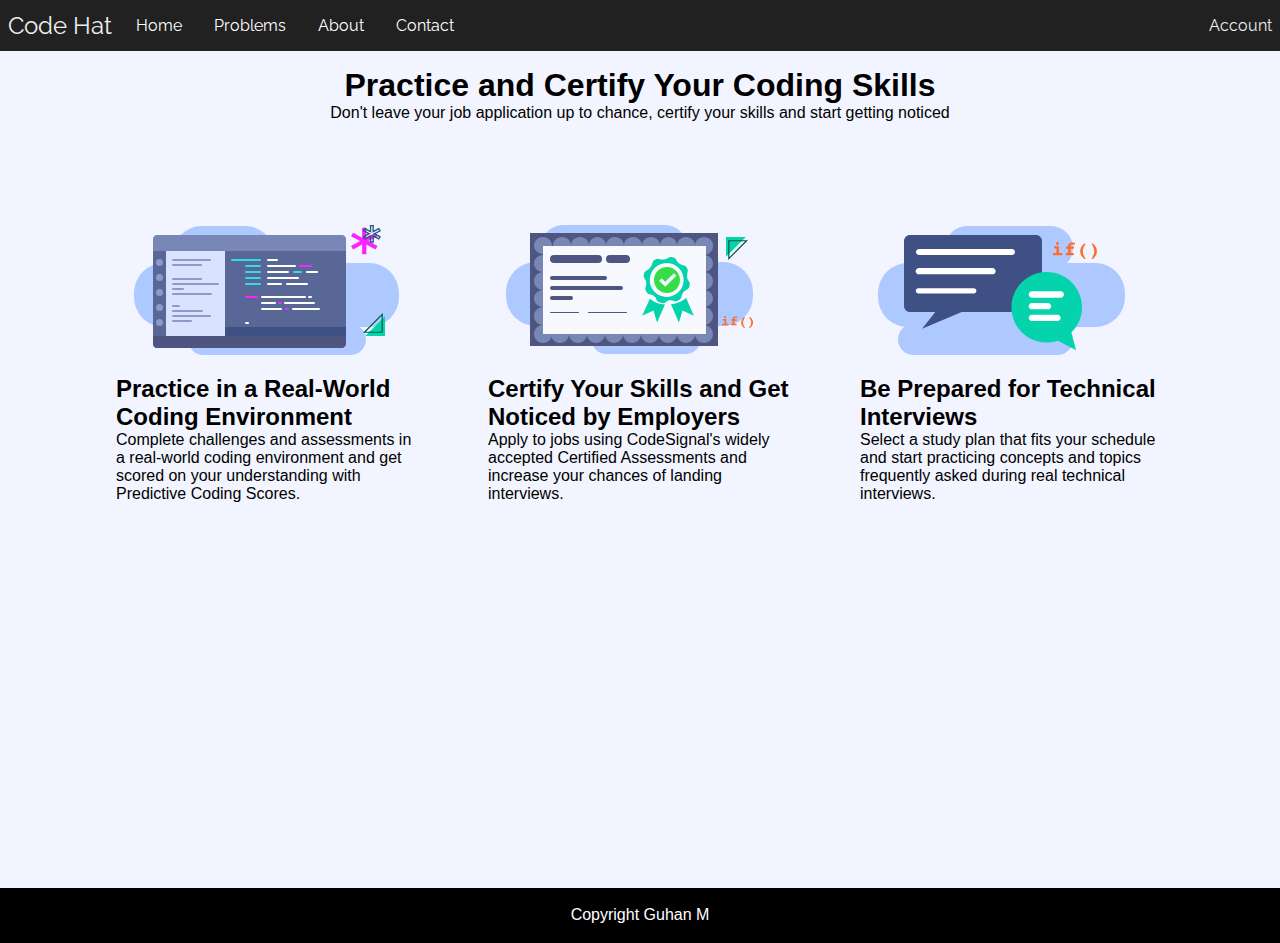
<file: index.html>
<!DOCTYPE html>
<html>
  <head>
    <!-- <link rel="stylesheet" href="background_styles.css" /> -->
    <link rel="stylesheet" href="./homestyle.css" />
    <script src="./script.js" defer></script>
    <title>Code Hat</title>
  </head>
  <body>
    <header>
      <nav class="navbar">
        <div class="brand-title">Code Hat</div>
        <a href="#" class="toggle-button">
          <span class="bar"></span>
          <span class="bar"></span>
          <span class="bar"></span>
        </a>
        <div class="navbar-links">
          <ul>
            <li><a href="/">Home</a></li>
            <li><a href="./problems.html">Problems</a></li>
            <li><a href="#">About</a></li>
            <li><a href="#">Contact</a></li>
          </ul>
        </div>
        <div class="nav-right">Account</div>
      </nav>
    </header>

    <div class="full-container main-content">
      <div class="text-center">
        <h1>Practice and Certify Your Coding Skills</h2>
        <p>Don't leave your job application up to chance, certify your skills and start getting noticed</p>
      </div>
      <section class="features">
        <div class="image-box-wrapper">
          <figure>
            <img src="./images/Group-152.1.svg" alt="Coder Ide">
          </figure>
          <div class="box-content">
            <h2>Practice in a Real-World Coding Environment</h2>
            <p>Complete challenges and assessments in a real-world coding environment and get scored on your understanding with Predictive Coding Scores.</p>
          </div>
        </div>
        <div class="image-box-wrapper">
          <figure>
            <img src="./images/Group-153.1.svg" alt="Coder Ide">
          </figure>
          <div class="box-content">
            <h2>Certify Your Skills and Get Noticed by Employers</h2>
            <p>Apply to jobs using CodeSignal's widely accepted Certified Assessments and increase your chances of landing interviews.</p>
          </div>
        </div>
        <div class="image-box-wrapper">
          <figure>
            <img src="./images/Group-151.1.svg" alt="Coder Ide">
          </figure>
          <div class="box-content">
            <h2>Be Prepared for Technical Interviews</h2>
            <p>Select a study plan that fits your schedule and start practicing concepts and topics frequently asked during real technical interviews.</p>
          </div>
        </div>
      </section>
      <!-- <section>
        <h3>The most advanced assessment platform for developers by developers</h3>
        <p>Simulate an immersive real-life work environment with features that help you get noticed</p>
      </section> -->
    </div>
    <footer style="background-color: black; color: white; padding: 1.15rem; text-align: center;">Copyright Guhan M</footer>
  </body>
</html>
</file>
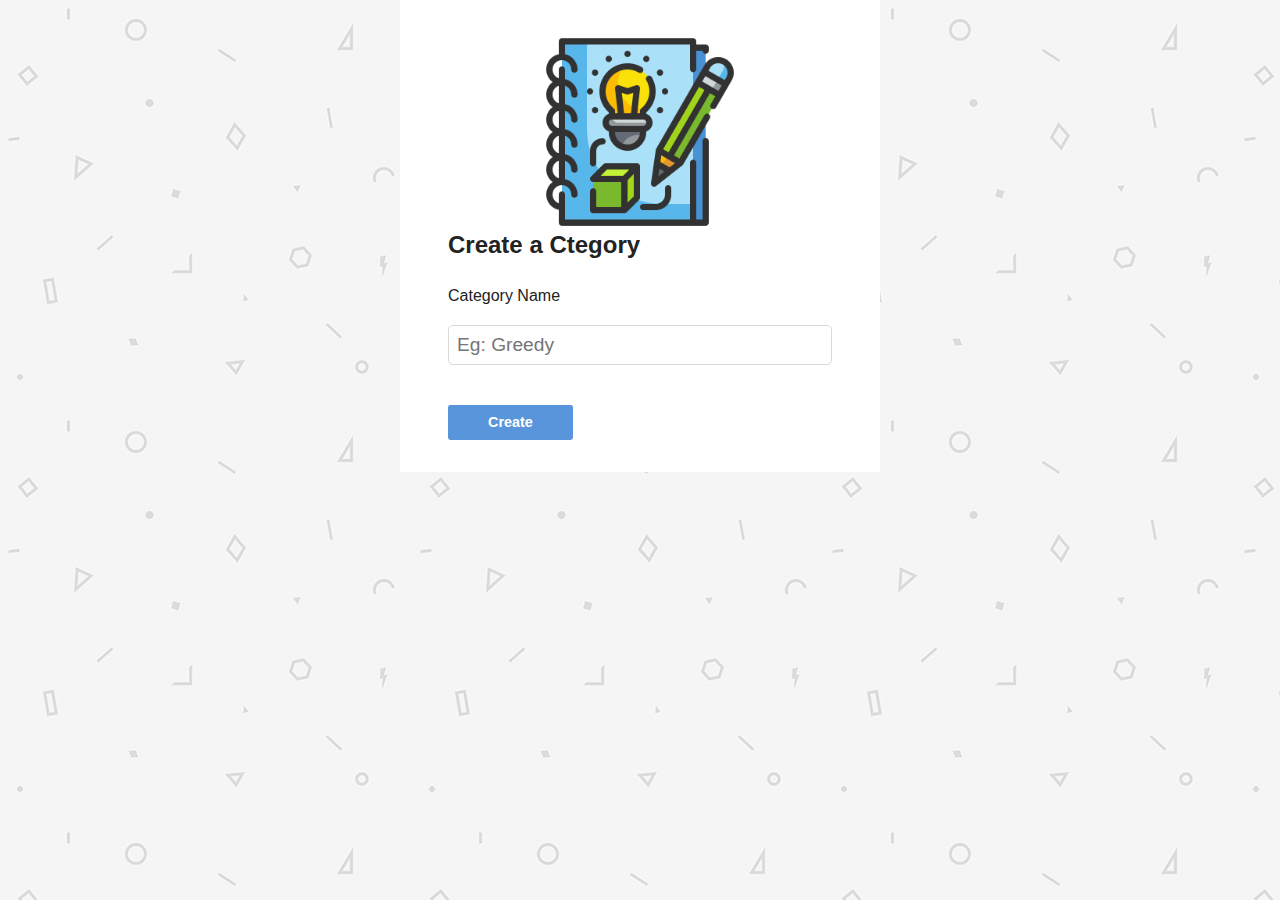
<file: create_category.html>
<!DOCTYPE html>
<html>
<head>
	<meta charset="utf-8">
	<meta name="viewport" content="width=device-width, initial-scale=1">
	<title>Create Category - CodeHat</title>
	<!-- <link rel="stylesheet" type="text/css" href="./normalize.css"> -->
  <!-- <link rel="stylesheet" type="text/css" href="./reset.css"> -->
  <link rel="stylesheet" type="text/css" href="./style.css">
</head>
<body>
	<div class="container">
    <div class="form-box">
      <img src="./images/sketchbook.png" style="box-sizing: border-box; display: block; height: 200px; width: 200px; margin: 0 auto;" alt="Sketch Book">
      <h2>Create a Ctegory</h2>
      <br>
      <form action="" method="post">
        <div class="field">
          <label for="category">Category Name</label>
          <input class="input" type="text" id="category" placeholder="Eg: Greedy" class="input-control">
        </div>
        <button type="submit" class="button">Create</button>
      </form>
    </div>
	</div>
</body>
</html>
</file>
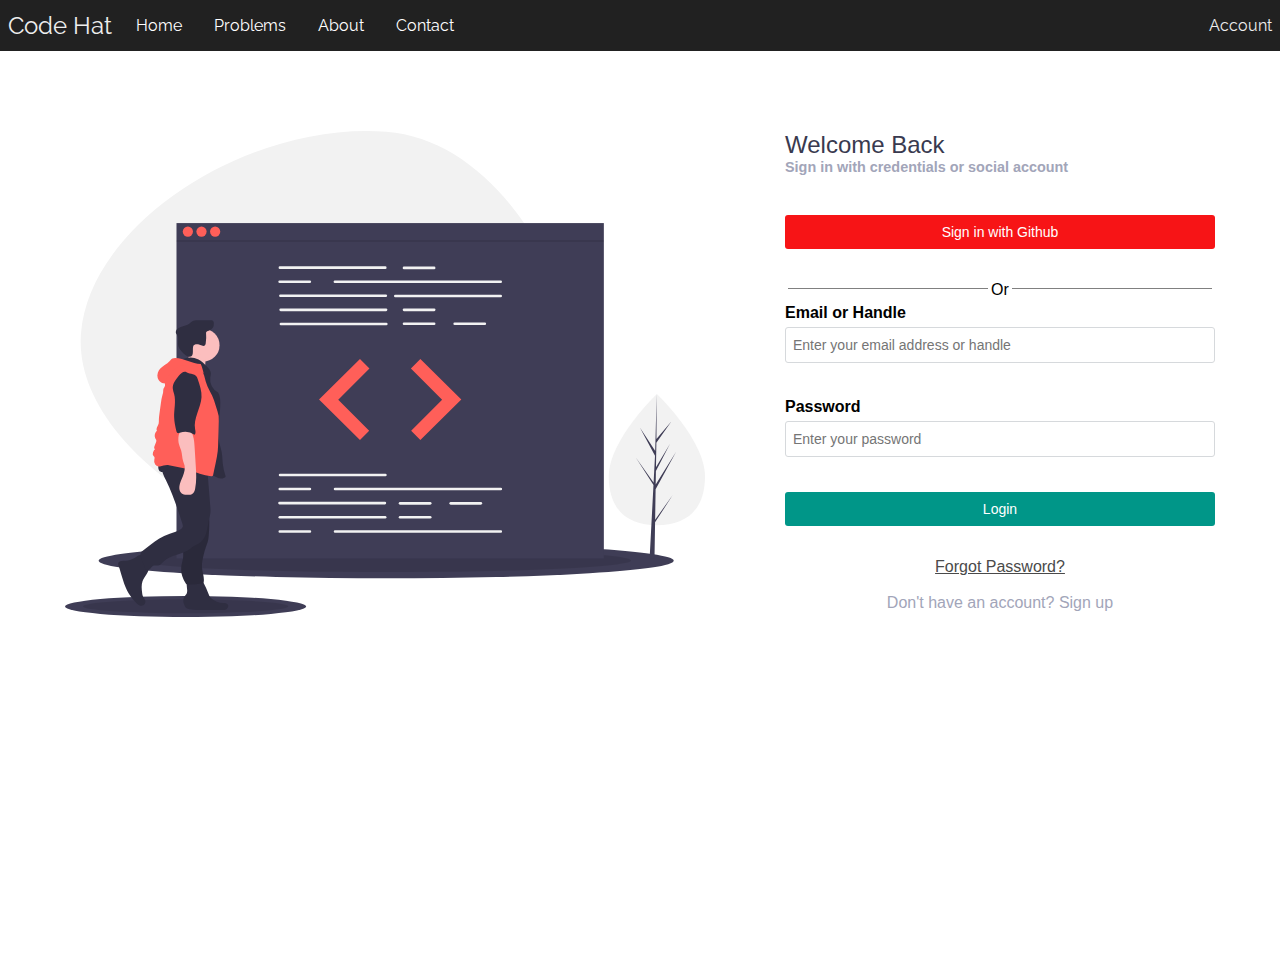
<file: login.html>
<!DOCTYPE html>
<html lang="en">
  <head>
    <meta charset="UTF-8" />
    <meta http-equiv="X-UA-Compatible" content="IE=edge" />
    <meta name="viewport" content="width=device-width, initial-scale=1.0" />
    <link rel="stylesheet" href="./homestyle.css" />
    <script src="./script.js" defer></script>
    <title>Code Hat</title>
  </head>
  <body>
    <header>
      <nav class="navbar">
        <div class="brand-title">Code Hat</div>
        <a href="#" class="toggle-button">
          <span class="bar"></span>
          <span class="bar"></span>
          <span class="bar"></span>
        </a>
        <div class="navbar-links">
          <ul>
            <li><a href="/">Home</a></li>
            <li><a href="./problems.html">Problems</a></li>
            <li><a href="#">About</a></li>
            <li><a href="#">Contact</a></li>
          </ul>
        </div>
        <div class="nav-right">Account</div>
      </nav>
    </header>

    <div class="full-container">
      <div class="container">
        <div class="login-box">
          <div class="login-image-wrapper">
            <figure>
              <img src="./images/programming.svg" alt="Programming" />
            </figure>
          </div>
          <div class="login-form-box">
            <h2 class="form-title">Welcome Back</h2>
            <h3 class="form-subtitle">
              Sign in with credentials or social account
            </h3>
            <form action="" method="get">
              <div class="login-form">
                <div class="buttons">
                  <button class="ghbtn">
                    <span class="icon mr-2">
                      <i class="mdi mdi-github mdi-24px"></i>
                    </span> 
                    <span>Sign in with Github</span>
                  </button>
                </div>
                <div class="auth-middle-border">
                  <span class="bar"></span>
                  <span>Or</span>
                  <span class="bar"></span>
                </div>
                <div class="form-panel">
                  <div class="form-row">
                    <label>Email or Handle</label>
                    <div class="control">
                      <input
                        type="text"
                        placeholder="Enter your email address or handle"
                        class="input"
                      />
                    </div>
                  </div>
                  <div class="form-row">
                    <label>Password</label>
                    <div class="control">
                      <input
                        type="password"
                        placeholder="Enter your password"
                        class="input"
                      />
                    </div>
                  </div>
                </div>
              </div>
              <button type="submit">Login</button>
              <div class="account-links">
                <a href="#" class="account-text-centered forgot">Forgot Password?</a>
                <br><br>
                <div class="account-text-centered">
                  <a href="#">Don't have an account? Sign up</a>
                </div>
              </div>
            </form>
          </div>
        </div>
      </div>
    </div>
  </body>
</html>
</file>
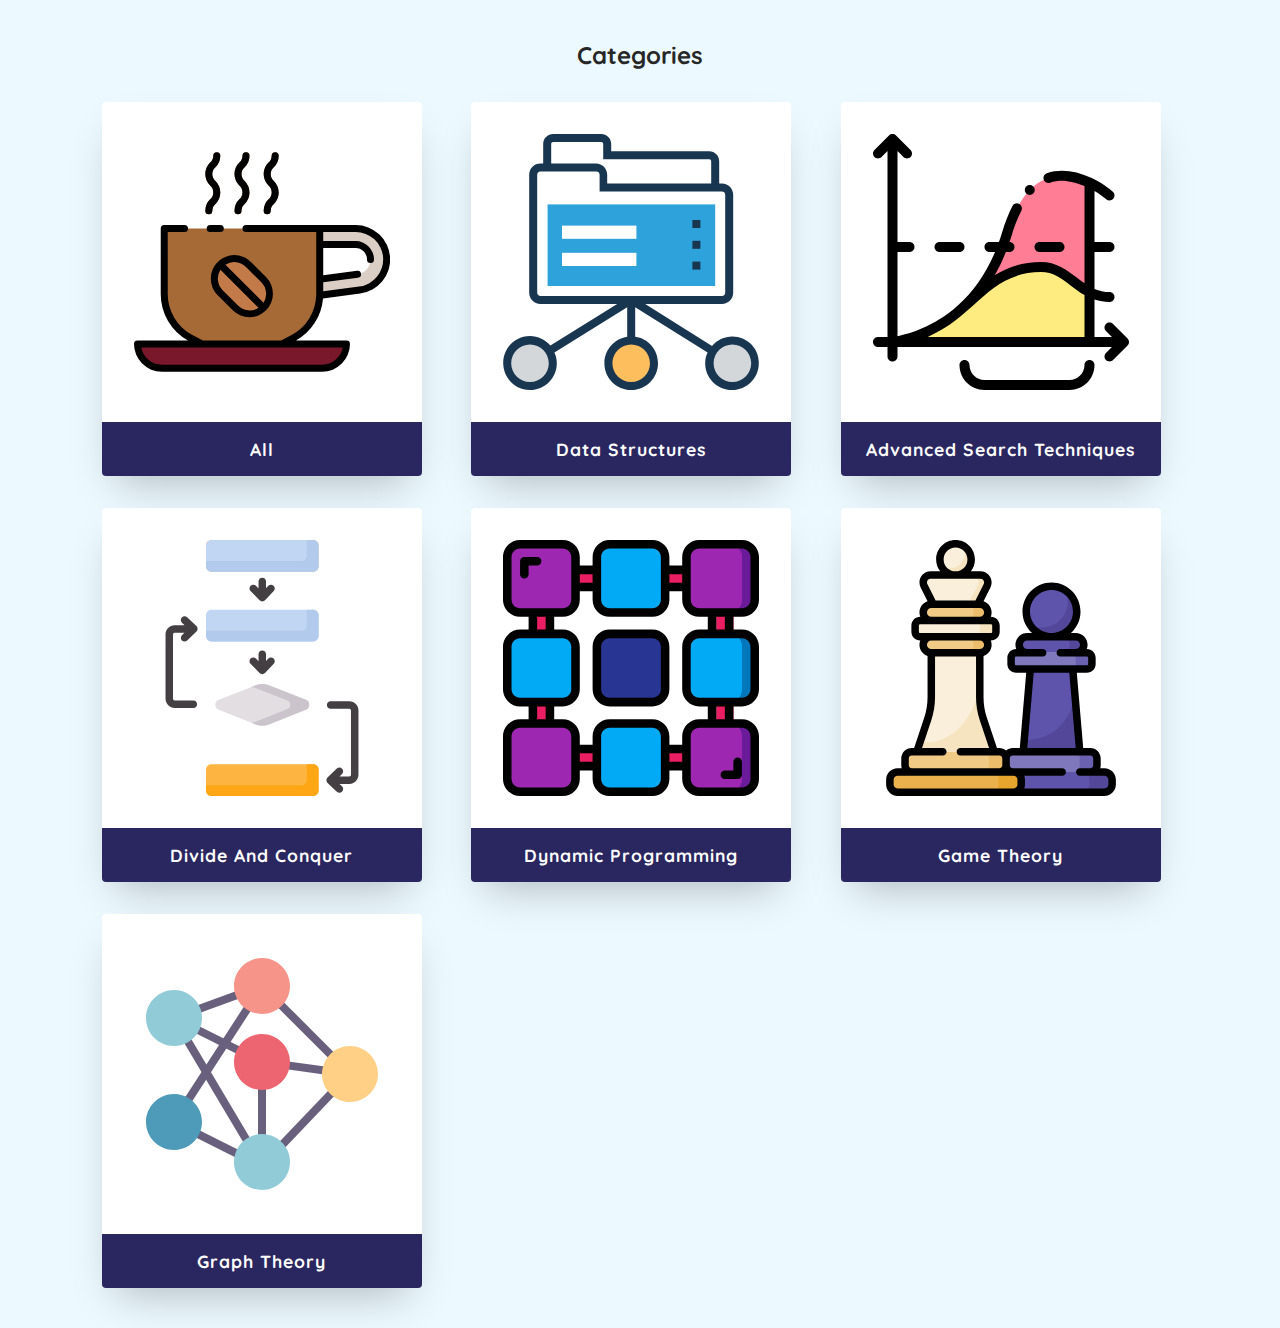
<file: problems.html>
<!DOCTYPE html>
<html lang="en">
  <head>
    <meta charset="UTF-8" />
    <meta http-equiv="X-UA-Compatible" content="IE=edge" />
    <meta name="viewport" content="width=device-width, initial-scale=1.0" />
    <title>CodeHat</title>
    <link rel="stylesheet" href="./styles.css" />
  </head>
  <body>
    <div class="container">
      <div class="main">
        <h1>Categories</h1>
        <ul class="cards">
          <li class="cards_item">
            <div class="card">
              <div class="card_image"><img src="./images/coffee.svg" /></div>
              <div class="card_content">
                <h2 class="card_title">All</h2>
              </div>
            </div>
          </li>
          <li class="cards_item">
            <div class="card">
              <div class="card_image"><img src="./images/folder.svg" /></div>
              <div class="card_content">
                <h2 class="card_title">Data Structures</h2>
              </div>
            </div>
          </li>
          <li class="cards_item">
            <div class="card">
              <div class="card_image"><img src="./images/graphs.svg" /></div>
              <div class="card_content">
                <h2 class="card_title">Advanced Search Techniques</h2>
              </div>
            </div>
          </li>
          <li class="cards_item">
            <div class="card">
              <div class="card_image"><img src="./images/algorithm.svg" /></div>
              <div class="card_content">
                <h2 class="card_title">Divide and Conquer</h2>
              </div>
            </div>
          </li>
          <li class="cards_item">
            <div class="card">
              <div class="card_image"><img src="./images/dp.svg" /></div>
              <div class="card_content">
                <h2 class="card_title">Dynamic Programming</h2>
              </div>
            </div>
          </li>
          <li class="cards_item">
            <div class="card">
              <div class="card_image">
                <img src="./images/chess-pieces.svg" />
              </div>
              <div class="card_content">
                <h2 class="card_title">Game Theory</h2>
              </div>
            </div>
          </li>
          <li class="cards_item">
            <div class="card">
              <div class="card_image"><img src="./images/neural.svg" /></div>
              <div class="card_content">
                <h2 class="card_title">Graph Theory</h2>
              </div>
            </div>
          </li>
        </ul>
      </div>
    </div>
  </body>
</html>
</file>
<file: homestyle.css>
@import url("https://fonts.googleapis.com/css?family=Raleway");

:root {
  --primary: #00d1b2;
  /* --primary: #8c38ff; */
  /* --primary-teal: #00d1b2; */
  --light: #eeeeee;
  --dark: #212121;
  --main-bg-color: #f2f5ff;
  --teal-primary: #009688;
  --teal-primary-dark: #00796b;
}

/* * {
  font-family: Raleway;
} */

/* html {
    background-color: #DFDFDF;
} */

* {
  box-sizing: border-box;
  margin: 0;
  padding: 0;
}

body {
  margin: 0;
  padding: 0;
  font-family: BlinkMacSystemFont, -apple-system, Segoe UI, Roboto, Oxygen,
    Ubuntu, Cantarell, Fira Sans, Droid Sans, Helvetica Neue, Helvetica, Arial,
    sans-serif;
}

header {
  font-family: Raleway;
  margin-bottom: 0rem;
}

.navbar {
  display: flex;
  position: relative;
  /* justify-content: space-between; */
  align-items: center;
  /* background-color: #333; */
  background-color: var(--dark);
  /* color: white; */
  color: var(--light);
}

.navbar .nav-right {
  margin-left: auto;
  margin-right: 0.5rem;
}

.brand-title {
  font-size: 1.5rem;
  margin: 0.5rem;
}

.navbar-links {
  height: 100%;
}

.navbar-links ul {
  display: flex;
  margin: 0;
  padding: 0;
}

.navbar-links li {
  list-style: none;
}

.navbar-links li a {
  display: block;
  text-decoration: none;
  color: white;
  padding: 1rem;
}

.navbar-links li:hover {
  /* background-color: #555; */
  color: var(--primary) !important;
}

.navbar-links li a:hover {
  color: var(--primary) !important;
  transition: 1s;
}

.toggle-button {
  position: absolute;
  top: 0.75rem;
  right: 1rem;
  display: none;
  flex-direction: column;
  justify-content: space-between;
  width: 30px;
  height: 21px;
}

.toggle-button .bar {
  height: 3px;
  width: 100%;
  background-color: white;
  border-radius: 10px;
}

@media (max-width: 800px) {
  .navbar {
    flex-direction: column;
    align-items: flex-start;
  }

  .toggle-button {
    display: flex;
  }

  .navbar-links {
    display: none;
    width: 100%;
  }

  .navbar-links ul {
    width: 100%;
    flex-direction: column;
  }

  .navbar-links ul li {
    text-align: center;
  }

  .navbar-links ul li a {
    padding: 0.5rem 1rem;
  }

  .navbar-links.active {
    display: flex;
  }
}

/* End Navbar */

/* Features Box */
.full-container {
  width: 100%;
  min-height: 93vh;
}

.main-content {
  background-color: var(--main-bg-color);
  padding-top: 1rem;
}

.features {
  /* background-color: #F2F5FF; */
  /* color: #fff; */
  /* background-color: #5995DA; */
  /* padding: 20px 0; */
  /* min-height: 30rem; */
  padding: 4rem 4rem;
  display: flex;
  flex-wrap: wrap;
  justify-content: space-evenly;
}

.features .image-box-wrapper {
  /* border: 1px solid #fff; */ /* For debugging */
  padding: 1rem 1rem;
  max-width: 21rem;
  height: 25rem;
  /* align-items: center; */
  display: flex;
  flex-direction: column;
  align-items: center;
}

.text-center {
  text-align: center;
}

/* Login */
.container {
  padding-right: 15px;
  padding-left: 15px;
  margin-right: auto;
  margin-left: auto;
}
@media (min-width: 1600px) {
  .container {
    max-width: 1600px;
  }
}
@media (min-width: 1900px) {
  .container {
    max-width: 1900px;
  }
}
@media (min-width: 768px) {
  .container {
    width: 750px;
  }
}
@media (min-width: 992px) {
  .container {
    width: 970px;
  }
}
@media (min-width: 1200px) {
  .container {
    width: 1180px;
  }
}

.auth-middle-border {
  margin-bottom: 5px;
  display: flex;
  justify-content: center;
}

.auth-middle-border .bar {
  border-bottom: thin solid grey;
  width: 100%;
  margin: 0 3px 10px;
}

.auth-middle-border span {
  text-align: center;
}

.login-form .buttons {
  margin-bottom: 2rem;
}

.login-box {
  margin-top: 5rem;
  display: flex;
  justify-content: center;
  flex-direction: row;
  flex-wrap: wrap;
  justify-content: space-between;
}

.login-image-wrapper img {
  max-width: 640px;
}

.login-form-box {
  /* width: 40rem; */
  min-width: 430px;
}

.form-row {
  margin-bottom: 35px;
  display: flex;
  justify-content: flex-start;
  flex-direction: column;
  flex-wrap: wrap;
  /* border-color: var(--primary); */
}

.form-row input {
  /* border: none; */
  border: 1.5px solid #D6D9DC;
}

.form-row input[type='text'], .form-row input[type='password'] {
  /* background-color: #FFFFFF; */
  /* border: 2px solid #D6D9DC; */
  border-radius: 3px;
  width: 100%;
  padding: 9px 7px;
  font-size: 14px;
}

.form-row label {
  font-weight: bold;
  margin-bottom: 5px;
}

.form-row input:focus {
  /* transition: .5s; */
  outline: none !important;
  border: 1.6px solid var(--teal-primary);
  /* border: 5px solid red;
  box-shadow: 0 0 10px #719ECE; */
}

.form-title {
  font-family: Roboto,sans-serif;
  font-size: 1.5rem;
  color: #393a4f;
  font-weight: 300;
}

.form-subtitle {
  font-family: Roboto,sans-serif;
  font-size: .9rem;
  color: #a2a5b9;
  margin-bottom: 0.5rem;
}

form button[type='submit'] {
  border: 0px;
  border-radius: 3px;
  width: 100%;
  padding: 9px 7px;
  font-size: 14px;
  color: white;
  background-color: var(--teal-primary);
  cursor: pointer;
}

form button[type='submit']:hover {
  transition: .5s;
  background-color: var(--teal-primary-dark);
}

.account-links {
  padding: 2rem;
  text-align: center;
}

.account-links .forgot {
  color: #4a4a4a;
  text-decoration: underline;
}

.account-links a {
  color: #a2a5b9;
  text-decoration: none;
}

.account-links a:hover {
  color: blue;
}

.ghbtn {
  margin-top: 2rem;
  border: 0px;
  border-radius: 3px;
  width: 100%;
  padding: 9px 7px;
  font-size: 14px;
  color: white;
  background-color: #f71416;
  cursor: pointer;
}
</file>
<file: style.css>
:root {
  --primary: #33C3F0;
  --success: rgb(28, 184, 65);
  --error: rgb(202, 60, 60);
  --warning: rgb(223, 117, 20);
  --secondary: rgb(66, 184, 221);
}

* {
  margin: 0;
  padding: 0;
}

html {
  font-size: 1em;
  box-sizing: border-box;
}

*,
*::before,
*::after {
  box-sizing: inherit;
}

body {
  background: url('./images/geometry.png');
  /* background-color: #fff; */
  font-size: 1rem;
  line-height: 1.6rem;
  font-weight: 400;
  font-family: "Raleway", "HelveticaNeue", "Helvetica Neue", Helvetica, Arial, sans-serif;
  color: #222;
  /*color: white;*/
}

.container {
  margin-right: auto;
  margin-left: auto;
  width: 100%;
  max-width: 1200px;
  padding-left: 5rem;
  padding-right: 5rem;
  /* background: #fff; */
}

.container-fluid {
  margin-right: auto;
  margin-left: auto;
  width: 100%;
  padding-left: 0.5rem;
  padding-right: 0.5rem;
}

.row {
  margin-left: -0.5rem;
  margin-right: -0.5rem;
}

.button-primary,
.button-success,
.button-error,
.button-warning,
.button-secondary {
    color: white;
    border-radius: 4px;
    /*text-shadow: 0 1px 1px rgba(0, 0, 0, 0.2);*/
}

.button-primary {
  border-color: var(--primary);
  background-color: var(--primary);
}

/*.input-field {
  border: 1px solid #ccc;
  border-radius: 4px;
  box-shadow: inset 0 1px 3px #ddd;
  box-sizing: border-box;
  display: inline-block;
  padding: 0.5em 0.6em;
  vertical-align: middle;
  padding: 1.5rem;
  padding: .4rem;
  font-size: 1.2em;
  width: 100%;
  display: block;
}*/

/*.input-field:focus {
    
}*/

div {
  display: block;
}

/*form*/

.field {
  margin-bottom: 40px;
  display: flex;
  justify-content: flex-start;
  flex-direction: column;
  flex-wrap: wrap;
}

.field input:focus {
  outline: .08rem solid var(--secondary);
  border-color: var(--primary);
}

.field input[type='text'] {
  background-color: #FFFFFF;
  border: 1px solid #D6D9DC;
  border-radius: .3rem;
  width: 100%;
  padding: .5rem;
  font-size: 1.2em;
}

.field label {
  margin-bottom: 1rem;
}

.button {
  font-size: .9em;
  font-weight: bold;

  color: #FFFFFF;
  background-color: #5995DA;

  border: none;
  /*border-radius: 3px;*/
  border-radius: .15rem;

  /*padding: 10px 40px;*/
  padding: .6rem 2.5rem;
  cursor: pointer;
}

.button:hover {
  background-color: #76AEED;
}

.button:active {
  background-color: #407FC7;
}

.form-box {
  position: relative;
  margin: 0 auto;
  width: 30rem;
  padding: 2rem 3rem;
  /*background-color: yellow;*/
  background: #fff;
}

.form-box form {
  /*width: 100%;*/
}

/*end form*/
</file>
<file: styles.css>
/* Font */
@import url("https://fonts.googleapis.com/css?family=Quicksand:400,700");

/* Design */
:root {
  --primary: #2a265f;
}
*,
*::before,
*::after {
  box-sizing: border-box;
}

html {
  background-color: #ecf9ff;
}

body {
  color: #272727;
  font-family: "Quicksand", serif;
  font-style: normal;
  font-weight: 400;
  letter-spacing: 0;
  padding: 1rem;
}

.main {
  max-width: 1200px;
  margin: 0 auto;
}

.main h1 {
  /* font-weight: bold; */
  font-size: 24px;
  font-weight: bold;
  text-align: center;
}

img {
  height: auto;
  max-width: 100%;
  vertical-align: middle;
}

.cards {
  display: flex;
  flex-wrap: wrap;
  list-style: none;
  margin: 0;
  padding: 0;
}

.cards_item {
  display: flex;
  padding: 1rem;
}

@media (min-width: 40rem) {
  .cards_item {
    width: 50%;
  }
}

@media (min-width: 56rem) {
  .cards_item {
    width: 33.3333%;
  }
}

.card {
  background-color: white;
  border-radius: 0.25rem;
  box-shadow: 0 20px 40px -14px rgba(0, 0, 0, 0.25);
  display: flex;
  flex-direction: column;
  overflow: hidden;
}

.card:hover {
  box-shadow: 0 30px 60px -14px rgba(0, 0, 0, 0.25);
  background-color: rgba(42, 38, 95, .65);
  transition: .4s;
  /* border: 1px solid var(--primary); */
}

.card_content {
  padding: 1rem;
  /* background: linear-gradient(to bottom left, #EF8D9C 40%, #FFC39E 100%); */
  /* background-color: #ffffff; */
  /* color: black; */
  background-color: var(--primary);
}

.card_image img {
  width: 20rem;
  height: 20rem;
  padding: 2rem 2rem;
}

.card_title {
  color: #ffffff;
  /* color: #272727; */
  font-size: 1.1rem;
  font-weight: 700;
  letter-spacing: 1px;
  text-align: center;
  text-transform: capitalize;
  margin: 0px;
}

.container {
  max-width: 1280px;
  width: 90%;
  margin: 0 auto;
}
</file>
